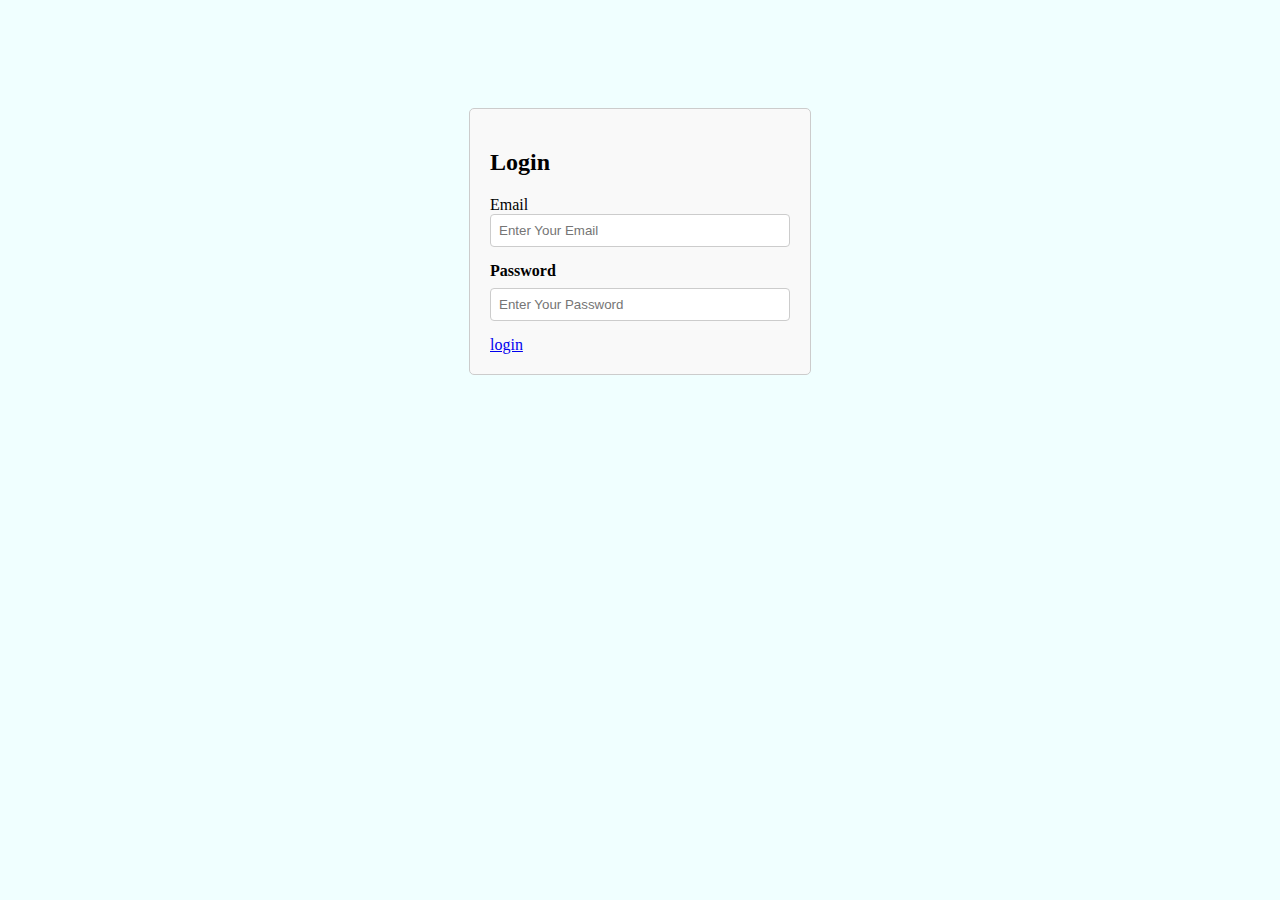
<file: index.html>
<!DOCTYPE html>
<html lang="en">
<head>
    <meta charset="UTF-8">
    <meta name="viewport" content="width=device-width, initial-scale=1.0">
    <link rel="stylesheet" href="task5.css">
    <title>Login Page</title>
</head>
<body>
    <br><br><br><br><br><br>
    <div class="container">
        <h2 class="logintitle">Login</h2>

        <form class="loginform">
            <label class ="login">Email</label>
            <input type= "email" class ="input" placeholder="Enter Your Email">

            <label class="label">Password</label>
            <input type="password" class="input" placeholder="Enter Your Password">

            <a href = "task7.html" class="btn">login</button>
        </form>
      
    </div>
</body>
</html>
</file>
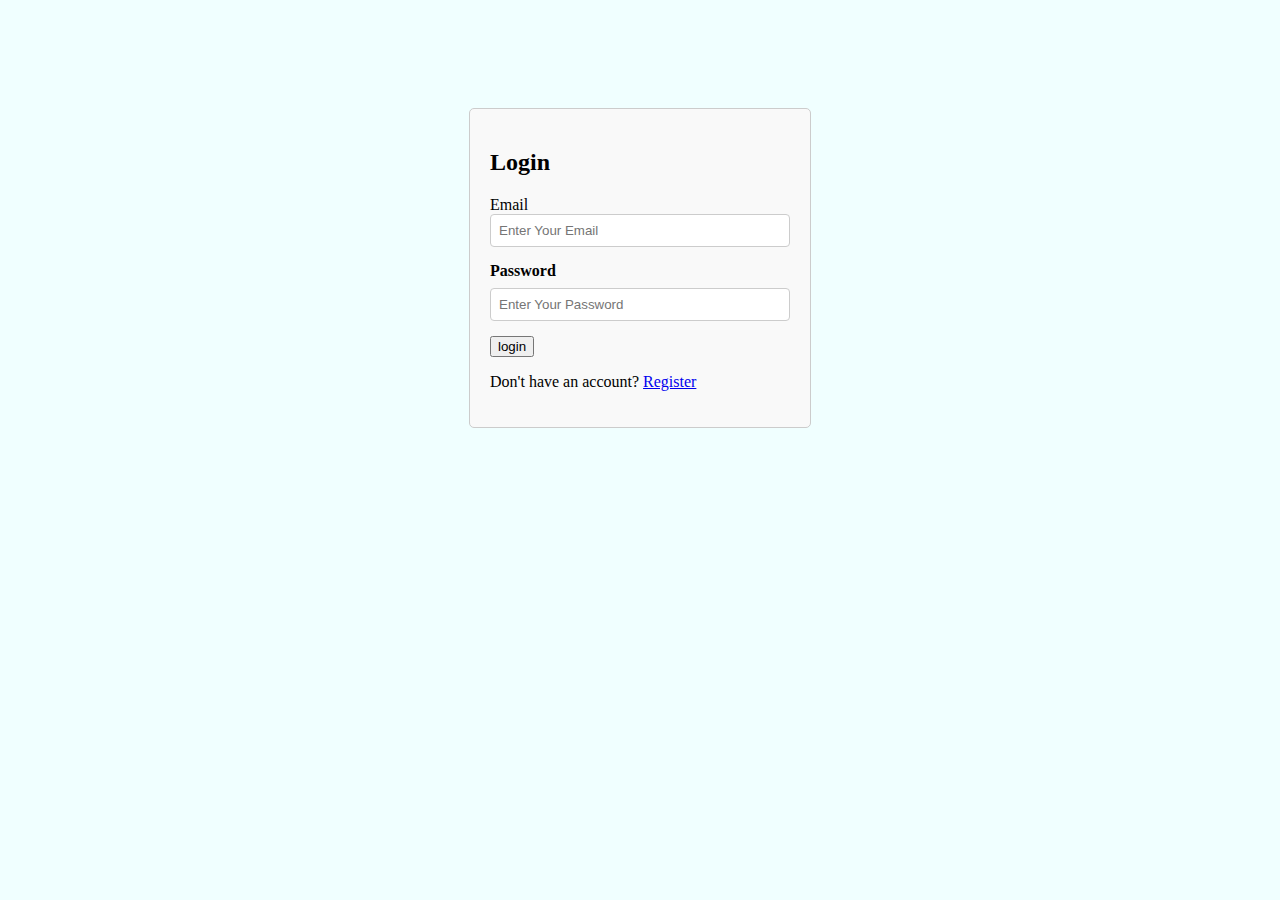
<file: task5.html>
<!DOCTYPE html>
<html lang="en">
<head>
    <meta charset="UTF-8">
    <meta name="viewport" content="width=device-width, initial-scale=1.0">
    <link rel="stylesheet" href="task5.css">
    <title>Login Page</title>
</head>
<body>
    <br><br><br><br><br><br>
    <div class="container">
        <h2 class="logintitle">Login</h2>

        <form class="loginform">
            <label class ="login">Email</label>
            <input type= "email" class ="input" placeholder="Enter Your Email">

            <label class="label">Password</label>
            <input type="password" class="input" placeholder="Enter Your Password">

            <button class="btn">login</button>
        </form>
        <p class ="Text">
            Don't have an account?
            <a href ="index.html" class="link">Register</a>
        </p>
    </div>
</body>

</html>
</file>
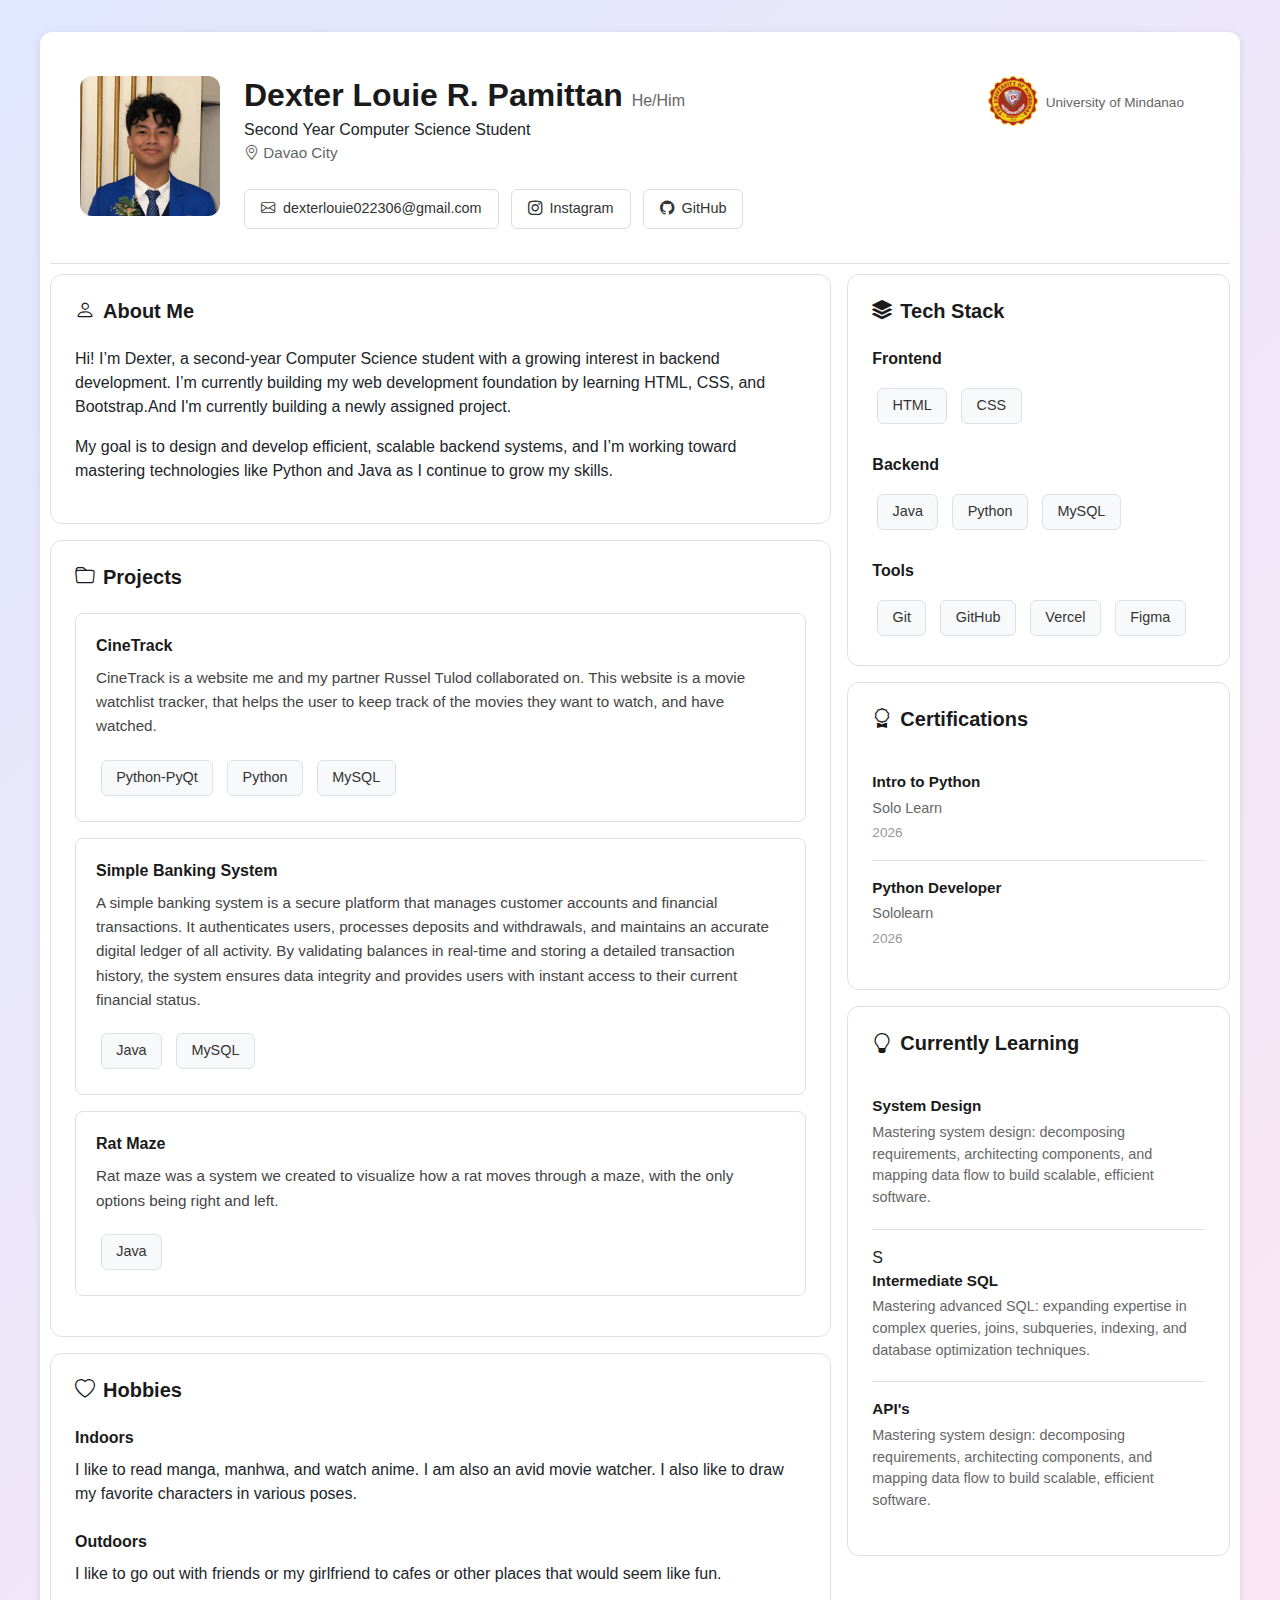
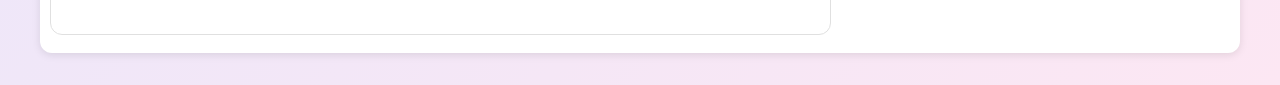
<file: task7.html>
<!doctype html>
<html lang="en">
  <head>
    <meta charset="UTF-8" />
    <meta name="viewport" content="width=device-width, initial-scale=1.0" />
    <title>Portfolio</title>
    <link
      href="https://cdn.jsdelivr.net/npm/bootstrap@5.3.0/dist/css/bootstrap.min.css"
      rel="stylesheet"
    />
    <link
      rel="stylesheet"
      href="https://cdn.jsdelivr.net/npm/bootstrap-icons@1.10.0/font/bootstrap-icons.css"
    />

    <script
      defer
      src="https://cdn.jsdelivr.net/npm/bootstrap@5.3.0/dist/js/bootstrap.bundle.min.js"
    ></script>
    <link rel="stylesheet" href="task7.css" />
  </head>
  <body>
    
    <div class="main-container">
      
      <header class="header-section">
        <div class="row align-items-start">
          
          <div class="col-auto">
            <img
              class="profile-img"
              src="images/620960909_896768892942788_6218582224163199502_n.jpg"
              alt="My profile pic"
            />
          </div>

          
          <div class="col">
            <div class="name-title">
              <h1>Dexter Louie R. Pamittan <span class="pronouns">He/Him</span></h1>
            </div>

            <div class="year-level">Second Year Computer Science Student</div>

            <div class="location"><i class="bi bi-geo-alt"></i> Davao City</div>

            <div class="social-links">
              <a href="#" class="social-btn">
                <i class="bi bi-envelope"></i> dexterlouie022306@gmail.com
              </a>

              <a
                href="https://www.instagram.com/dl.pami/"
                target="_blank"
                class="social-btn"
              >
                <i class="bi bi-instagram"></i> Instagram
              </a>

              <a
                href="https://github.com/dexterPamittan23S"
                target="_blank"
                class="social-btn"
              >
                <i class="bi bi-github"></i> GitHub
              </a>
            </div>
          </div>

          
          <div class="col-auto d-flex align-items-center gap-2">
            <img
              class="university-logo"
              src="images/University_of_Mindanao_Logo.png"
              alt="University Logo"
            />
            <div class="university-name">University of Mindanao</div>
          </div>
        </div>
      </header>

      <div class="row gx-3">
        <div class="col-lg-8">
          <section class="content-section">
            <h2 class="section-title"><i class="bi bi-person"></i>About Me</h2>

            <p class="about-me-text">
              Hi! I’m Dexter, a second-year Computer Science student with a
              growing interest in backend development. I’m currently building my
              web development foundation by learning HTML, CSS, and Bootstrap.And 
              I'm currently building a newly assigned project.
            </p>

            <p class="about-me-text">
              My goal is to design and develop efficient, scalable backend
              systems, and I’m working toward mastering technologies like
              Python and Java as I continue to grow my skills.
            </p>
          </section>

          <section class="content-section">
            <h2 class="section-title"><i class="bi bi-folder"></i>Projects</h2>

            <div class="project-card">
              <div class="project-title">CineTrack</div>
              <p class="project-description">
                CineTrack is a website me and my partner Russel Tulod
                collaborated on. This website is a movie watchlist tracker,
                that helps the user to keep track of the movies they want to
                watch, and have watched.
              </p>
              <div class="mt-2">
                <span class="tech-badge">Python-PyQt</span>
                <span class="tech-badge">Python</span>
                <span class="tech-badge">MySQL</span>
              </div>
            </div>

            <div class="project-card">
              <div class="project-title">Simple Banking System</div>
              <p class="project-description">
                A simple banking system is a secure platform that manages customer accounts and financial transactions. 
                It authenticates users, processes deposits and withdrawals, and maintains an accurate digital ledger of all activity. 
                By validating balances in real-time and storing a detailed transaction history, the system ensures data integrity and 
                provides users with instant access to their current financial status.
              </p>
              <div class="mt-2">
                <span class="tech-badge">Java</span>
                <span class="tech-badge">MySQL</span>
              </div>
            </div>

            <div class="project-card">
              <div class="project-title">Rat Maze</div>
              <p class="project-description">
                Rat maze was a system we created to visualize how a rat moves through a maze,
                with the only options being right and left. 
              </p>
              <div class="mt-2">
                <span class="tech-badge">Java</span>
              </div>
            </div>
          </section>

          <section class="content-section">
            <h2 class="section-title"><i class="bi bi-heart"></i>Hobbies</h2>

            <div class="hobby-item">
              <div class="hobby-title">Indoors</div>
              <p class="hobb-text">
                I like to read manga, manhwa, and watch anime. I am also an
                avid movie watcher. I also like to draw my favorite characters in various poses.
              </p>
            </div>

            <div class="hobby-item">
              <div class="hobby-title">Outdoors</div>
              <p class="hobb-text">
                I like to go out with friends or my girlfriend to cafes or
                other places that would seem like fun.
              </p>
            </div>

          </section>
        </div>

  
        <div class="col-lg-4">
       
          <section class="content-section">
            <h2 class="section-title"><i class="bi bi-stack"></i>Tech Stack</h2>

            <div class="tech-category">Frontend</div>
            <div>
              <span class="tech-badge">HTML</span>
              <span class="tech-badge">CSS</span>

            </div>

            <div class="tech-category">Backend</div>
            <div>
              <span class="tech-badge">Java</span>
              <span class="tech-badge">Python</span>
              <span class="tech-badge">MySQL</span>
            </div>

            <div class="tech-category">Tools</div>
            <div>
              <span class="tech-badge">Git</span>
              <span class="tech-badge">GitHub</span>
              <span class="tech-badge">Vercel</span>
              <span class="tech-badge">Figma</span>
            </div>
          </section>

          <section class="content-section">
            <h2 class="section-title">
              <i class="bi bi-award"></i>Certifications
            </h2>

            
            <div class="cert-item">
              <div
                class="cert-name"
                data-bs-toggle="modal"
                data-bs-target="#python-cert1"
              >
                Intro to Python
              </div>
              <div class="cert-issuer">Solo Learn</div>
              <div class="cert-date">2026</div>
            </div>

            <div class="cert-item">
              <div
                class="cert-name"
                data-bs-toggle="modal"
                data-bs-target="#python-cert2"
              >
                Python Developer
              </div>
              <div class="cert-issuer">Sololearn</div>
              <div class="cert-date">2026</div>
            </div>
          </section>

          <section class="content-section">
            <h2 class="section-title">
              <i class="bi bi-lightbulb"></i>Currently Learning
            </h2>

            <div class="learning-item">
              <div class="learning-name">System Design</div>
              <div class="learning-description">
                Mastering system design: decomposing requirements, architecting components, 
                and mapping data flow to build scalable, efficient software.
              </div>
            </div>

            <div class="learning-item">S
              <div class="learning-name">Intermediate SQL</div>
              <div class="learning-description">
                Mastering advanced SQL: expanding expertise in complex queries, joins, subqueries, 
                indexing, and database optimization techniques.
              </div>
            </div>

            <div class="learning-item">
              <div class="learning-name">API's</div>
              <div class="learning-description">
                Mastering system design: decomposing requirements, architecting components,
                 and mapping data flow to build scalable, efficient software.
              </div>
            </div>
          </section>
        </div>
      </div>
    </div>

    <div class="modal fade" id="python-cert1" tabindex="-1">
      <div class="modal-dialog modal-lg modal-dialog-centered">
        <div class="modal-content">
          <div class="modal-header">
            <h5 class="modal-title">Intro to Python</h5>
            <button
              type="button"
              class="btn-close"
              data-bs-dismiss="modal"
            ></button>
          </div>
          <div class="modal-body text-center">
            <img
              src="images/introtopython.jpg"
              alt="Certificate 1"
              class="img-fluid"
            />
          </div>
        </div>
      </div>
    </div>

    <div class="modal fade" id="python-cert2" tabindex="-1">
      <div class="modal-dialog modal-lg modal-dialog-centered">
        <div class="modal-content">
          <div class="modal-header">
            <h5 class="modal-title">Python Developer</h5>
            <button
              type="button"
              class="btn-close"
              data-bs-dismiss="modal"
            ></button>
          </div>
          <div class="modal-body text-center">
            <img
              src="images/pythonintermediate.jpg"
              alt="Certificate 2"
              class="img-fluid"
            />
          </div>
        </div>
      </div>
    </div>
  </body>
</html>
</file>
<file: task5.css>
body{
    margin : 0;
    font-family: 'Times New Roman', Times, serif;
    background-color: azure;
}

.container{
    width: 300px;
    margin: auto;
    padding: 20px;
    border: 1px solid #ccc;
    border-radius: 5px;
    background-color: #f9f9f9;
}

.title{
    text-align: center;
    font-size: 24px;
    margin-bottom: 20px;
}

.form{
    text-align: left;
}
.label{
    display: block;
    margin-bottom: 8px;
    font-weight: bold;
}

.input{
    width: 100%;
    padding: 8px;
    margin-bottom: 15px;
    border: 1px solid #ccc;
    border-radius: 4px;
    box-sizing: border-box;
}
</file>
<file: task7.css>
body {
  background: linear-gradient(135deg, #e0e7ff 0%, #fce7f3 100%);
  font-family:
    -apple-system, BlinkMacSystemFont, "Segoe UI", Roboto, "Helvetica Neue",
    Arial, sans-serif;
}

.main-container {
  max-width: 1200px;
  margin: 2rem auto;
  background-color: white;
  box-shadow: 0 2px 8px rgba(0, 0, 0, 0.1);
  border-radius: 12px;
  overflow: hidden;
}

.header-section {
  padding: 2rem 2rem 2rem 1rem;
  border-bottom: 1px solid #e0e0e0;
  margin: 10px;
}

.profile-img {
  width: 140px;
  height: 140px;
  border-radius: 12px;
  object-fit: cover;
}

.name-title h1 {
  font-size: 2rem;
  font-weight: 700;
  margin-bottom: 0.25rem;
  color: #1a1a1a;
}

.name-title .pronouns {
  color: #666;
  font-size: 1rem;
  font-weight: 400;
}

.job-title {
  font-size: 1.1rem;
  color: #333;
  margin-bottom: 0.5rem;
}

.location {
  color: #666;
  font-size: 0.95rem;
}

.social-links {
  display: flex;
  gap: 0.75rem;
  flex-wrap: wrap;
  margin-top: 1.5rem;
}

.social-btn {
  padding: 0.5rem 1rem;
  border: 1px solid #ddd;
  border-radius: 6px;
  text-decoration: none;
  color: #333;
  font-size: 0.9rem;
  transition: all 0.2s;
  display: flex;
  align-items: center;
  gap: 0.5rem;
}

.social-btn:hover {
  background-color: #f8f9fa;
  border-color: #999;
  color: #000;
}

.university-logo {
  width: 50px;
  height: 50px;
}

.university-name {
  font-size: 0.85rem;
  color: #666;
  margin-top: 0.25rem;
}

.content-section {
  padding: 1.5rem;
  border: 1px solid #e0e0e0;
  border-radius: 12px;
  margin-bottom: 1rem;
}

.section-title {
  font-size: 1.25rem;
  font-weight: 700;
  margin-bottom: 1.5rem;
  display: flex;
  align-items: center;
  gap: 0.5rem;
  color: #1a1a1a;
}

.about-text {
  color: #444;
  line-height: 1.7;
  margin-bottom: 1rem;
}

.experience-item {
  padding: 1.5rem 0;
  border-bottom: 1px solid #e0e0e0;
}

.experience-item:last-child {
  border-bottom: none;
}

.experience-header {
  display: flex;
  justify-content: space-between;
  align-items: start;
  margin-bottom: 0.25rem;
}

.job-title-exp {
  font-weight: 600;
  font-size: 1rem;
  color: #1a1a1a;
}

.date-range {
  color: #666;
  font-size: 0.9rem;
  white-space: nowrap;
}

.company-name {
  color: #666;
  font-size: 0.95rem;
}

.tech-badge {
  display: inline-block;
  padding: 0.4rem 0.9rem;
  margin: 0.3rem;
  background-color: #f8f9fa;
  border: 1px solid #dee2e6;
  border-radius: 6px;
  font-size: 0.9rem;
  color: #333;
  font-weight: 500;
}

.tech-category {
  font-weight: 600;
  margin-top: 1.5rem;
  margin-bottom: 0.75rem;
  color: #1a1a1a;
}

.tech-category:first-child {
  margin-top: 0;
}

.hobby-item {
  margin-bottom: 1.5rem;
}

.hobby-title {
  font-weight: 600;
  margin-bottom: 0.5rem;
  color: #1a1a1a;
}

.hobby-text {
  color: #444;
  line-height: 1.6;
}

.project-card {
  padding: 1.25rem;
  border: 1px solid #e0e0e0;
  border-radius: 8px;
  margin-bottom: 1rem;
  transition: all 0.2s;
}

.project-card:hover {
  box-shadow: 0 2px 8px rgba(0, 0, 0, 0.08);
  border-color: #ccc;
}

.project-title {
  font-weight: 600;
  margin-bottom: 0.5rem;
  color: #1a1a1a;
}

.project-description {
  color: #444;
  font-size: 0.95rem;
  line-height: 1.6;
}

.view-all-link {
  color: #0066cc;
  text-decoration: none;
  font-weight: 500;
  font-size: 0.95rem;
}

.view-all-link:hover {
  text-decoration: underline;
}

.row {
  margin: 2px;
}

.col-lg-4 {
  border-radius: 12px;
}

/* Certification Styles */
.cert-item {
  padding: 1rem 0;
  border-bottom: 1px solid #e0e0e0;
}

.cert-item:last-child {
  border-bottom: none;
}

.cert-name {
  font-weight: 600;
  color: #1a1a1a;
  margin-bottom: 0.25rem;
  font-size: 0.95rem;
  cursor: pointer;
}

.cert-name:hover {
  color: #0066cc;
}

.cert-issuer {
  color: #666;
  font-size: 0.9rem;
  margin-bottom: 0.25rem;
}

.cert-date {
  color: #999;
  font-size: 0.85rem;
}

/* Currently learning styles*/

.learning-item {
  padding: 1rem 0;
  border-bottom: 1px solid #e0e0e0;
}

.learning-item:last-child {
  border-bottom: none;
}

.learning-name {
  font-weight: 600;
  color: #1a1a1a;
  margin-bottom: 0.25rem;
  font-size: 0.95rem;
}

.learning-description {
  color: #666;
  font-size: 0.9rem;
  margin-bottom: 0.25rem;
}
</file>
